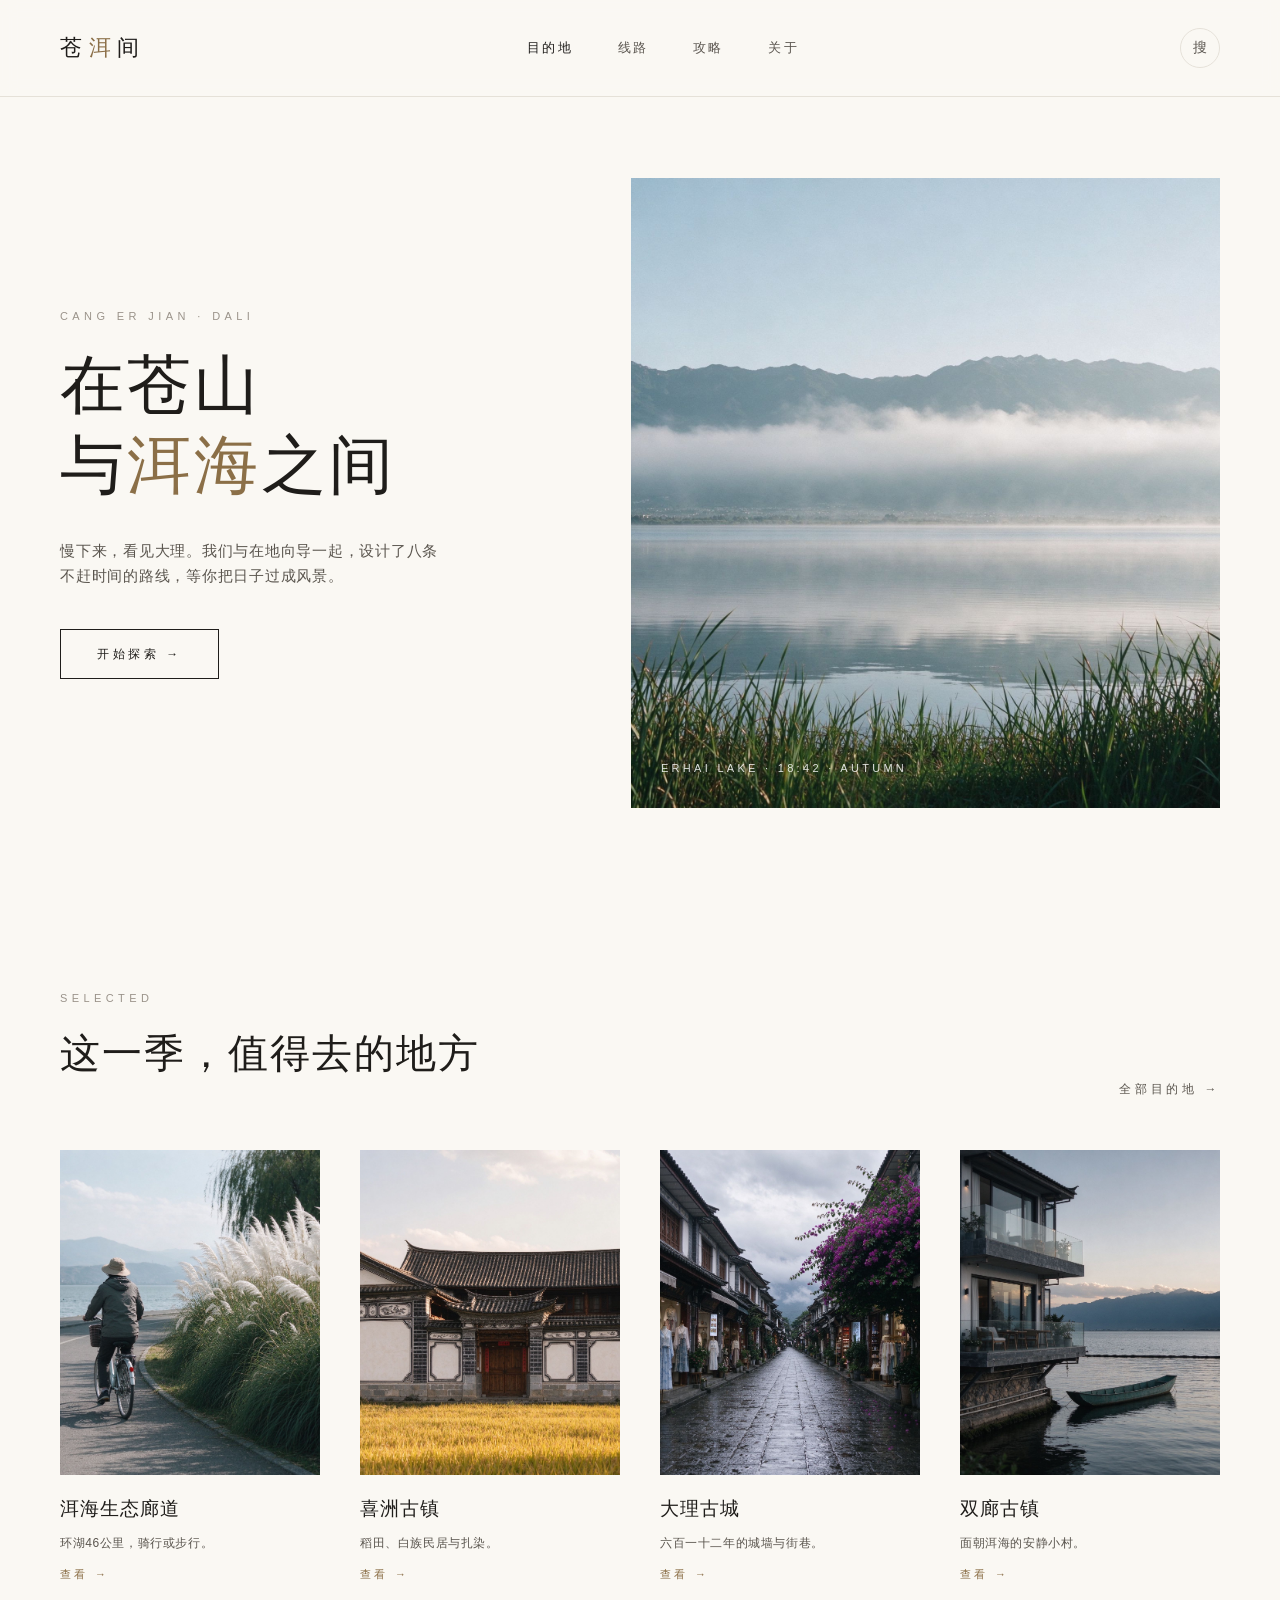
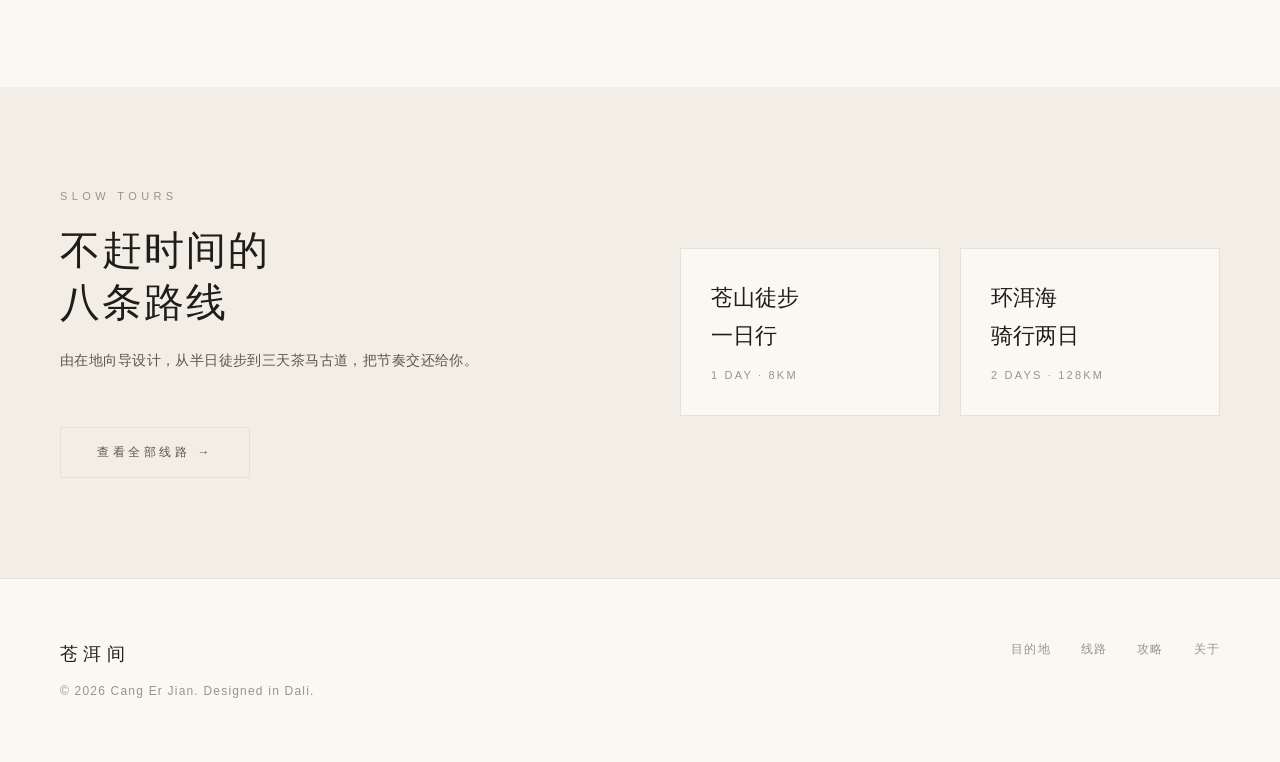
<file: index.html>
<!DOCTYPE html>
<html lang="zh-CN">
<head>
<meta charset="UTF-8">
<title>苍洱间 · 在苍山与洱海之间</title>
<link rel="stylesheet" href="style.css">
</head>
<body>
<nav class="nav"><div class="nav-inner">
  <a href="index.html" class="logo">苍<span>洱</span>间</a>
  <div class="nav-links">
    <a href="destinations.html" class="active">目的地</a>
    <a href="tours.html">线路</a>
    <a href="guides.html">攻略</a>
    <a href="about.html">关于</a>
  </div>
  <div class="nav-cta">搜</div>
</div></nav>

<header class="hero">
  <div class="hero-text">
    <div class="eyebrow">CANG ER JIAN · DALI</div>
    <h1>在苍山<br>与<em>洱海</em>之间</h1>
    <p>慢下来，看见大理。我们与在地向导一起，设计了八条不赶时间的路线，等你把日子过成风景。</p>
    <a href="destinations.html" class="btn">开始探索 →</a>
  </div>
  <div class="hero-img"><img src="images/hero.jpg" alt="苍山洱海晨雾"><div class="hero-meta">ERHAI LAKE · 18:42 · AUTUMN</div></div>
</header>

<section>
  <div class="container">
    <div style="display:flex;justify-content:space-between;align-items:end;margin-bottom:50px">
      <div>
        <div class="eyebrow">SELECTED</div>
        <h2 class="title">这一季，值得去的地方</h2>
      </div>
      <a href="destinations.html" style="font-size:12px;letter-spacing:.3em;color:var(--ink-soft)">全部目的地 →</a>
    </div>
    <div class="grid-4">
      <a href="destination-detail.html" class="card">
        <figure><img src="images/erhai.jpg" alt="洱海生态廊道"></figure>
        <h3>洱海生态廊道</h3>
        <p>环湖46公里，骑行或步行。</p>
        <span class="arrow">查看 →</span>
      </a>
      <a href="destination-detail.html" class="card">
        <figure><img src="images/xizhou.jpg" alt="喜洲古镇"></figure>
        <h3>喜洲古镇</h3>
        <p>稻田、白族民居与扎染。</p>
        <span class="arrow">查看 →</span>
      </a>
      <a href="destination-detail.html" class="card">
        <figure><img src="images/ancient-city.jpg" alt="大理古城"></figure>
        <h3>大理古城</h3>
        <p>六百一十二年的城墙与街巷。</p>
        <span class="arrow">查看 →</span>
      </a>
      <a href="destination-detail.html" class="card">
        <figure><img src="images/shuanglang.jpg" alt="双廊古镇"></figure>
        <h3>双廊古镇</h3>
        <p>面朝洱海的安静小村。</p>
        <span class="arrow">查看 →</span>
      </a>
    </div>
  </div>
</section>

<section style="background:#F2EEE5">
  <div class="container" style="display:grid;grid-template-columns:1fr 1fr;gap:80px;align-items:center">
    <div>
      <div class="eyebrow">SLOW TOURS</div>
      <h2 class="title">不赶时间的<br>八条路线</h2>
      <p class="lead">由在地向导设计，从半日徒步到三天茶马古道，把节奏交还给你。</p>
      <br><br>
      <a href="tours.html" class="btn btn-outline">查看全部线路 →</a>
    </div>
    <div style="display:grid;grid-template-columns:1fr 1fr;gap:20px">
      <a href="tour-detail.html" style="padding:30px;border:1px solid var(--line);background:var(--bg)">
        <div style="font-family:var(--serif);font-size:22px">苍山徒步<br>一日行</div>
        <div style="font-size:11px;color:var(--muted);margin-top:12px;letter-spacing:.2em">1 DAY · 8KM</div>
      </a>
      <a href="tour-detail.html" style="padding:30px;border:1px solid var(--line);background:var(--bg)">
        <div style="font-family:var(--serif);font-size:22px">环洱海<br>骑行两日</div>
        <div style="font-size:11px;color:var(--muted);margin-top:12px;letter-spacing:.2em">2 DAYS · 128KM</div>
      </a>
    </div>
  </div>
</section>

<footer>
  <div>
    <div class="f-logo">苍洱间</div>
    <div>© 2026 Cang Er Jian. Designed in Dali.</div>
  </div>
  <div class="f-links">
    <a href="destinations.html">目的地</a>
    <a href="tours.html">线路</a>
    <a href="guides.html">攻略</a>
    <a href="about.html">关于</a>
  </div>
</footer>
</body>
</html>
</file>
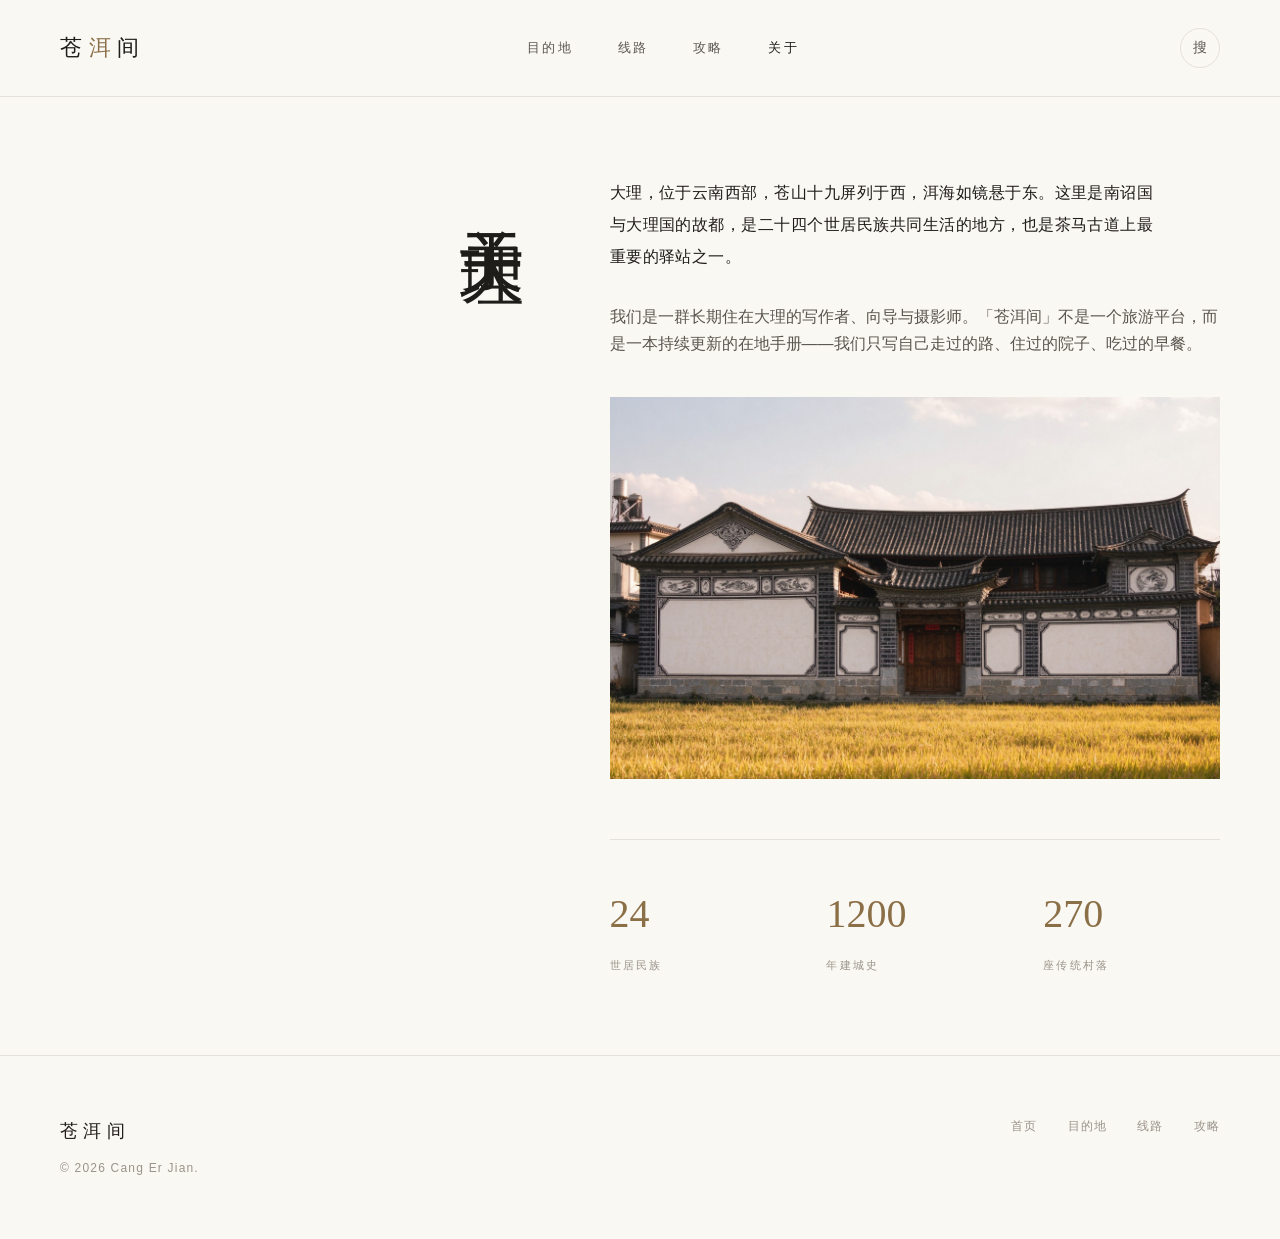
<file: about.html>
<!DOCTYPE html>
<html lang="zh-CN">
<head>
<meta charset="UTF-8">
<title>关于 · 苍洱间</title>
<link rel="stylesheet" href="style.css">
</head>
<body>
<nav class="nav"><div class="nav-inner">
  <a href="index.html" class="logo">苍<span>洱</span>间</a>
  <div class="nav-links">
    <a href="destinations.html">目的地</a>
    <a href="tours.html">线路</a>
    <a href="guides.html">攻略</a>
    <a href="about.html" class="active">关于</a>
  </div>
  <div class="nav-cta">搜</div>
</div></nav>

<div class="about-grid">
  <h1>关于大理</h1>
  <div>
    <p class="lead" style="font-size:16px;color:var(--ink);font-family:var(--serif);line-height:2">
      大理，位于云南西部，苍山十九屏列于西，洱海如镜悬于东。这里是南诏国与大理国的故都，是二十四个世居民族共同生活的地方，也是茶马古道上最重要的驿站之一。
    </p>
    <p style="margin-top:30px;color:var(--ink-soft)">
      我们是一群长期住在大理的写作者、向导与摄影师。「苍洱间」不是一个旅游平台，而是一本持续更新的在地手册——我们只写自己走过的路、住过的院子、吃过的早餐。
    </p>
    <div style="margin-top:40px;aspect-ratio:16/10;overflow:hidden"><img src="images/xizhou.jpg" alt="白族民居" style="width:100%;height:100%;object-fit:cover"></div>
    <div class="stats">
      <div class="stat"><div class="num">24</div><div class="lbl">世居民族</div></div>
      <div class="stat"><div class="num">1200</div><div class="lbl">年建城史</div></div>
      <div class="stat"><div class="num">270</div><div class="lbl">座传统村落</div></div>
    </div>
  </div>
</div>

<footer>
  <div><div class="f-logo">苍洱间</div><div>© 2026 Cang Er Jian.</div></div>
  <div class="f-links"><a href="index.html">首页</a><a href="destinations.html">目的地</a><a href="tours.html">线路</a><a href="guides.html">攻略</a></div>
</footer>
</body>
</html>
</file>
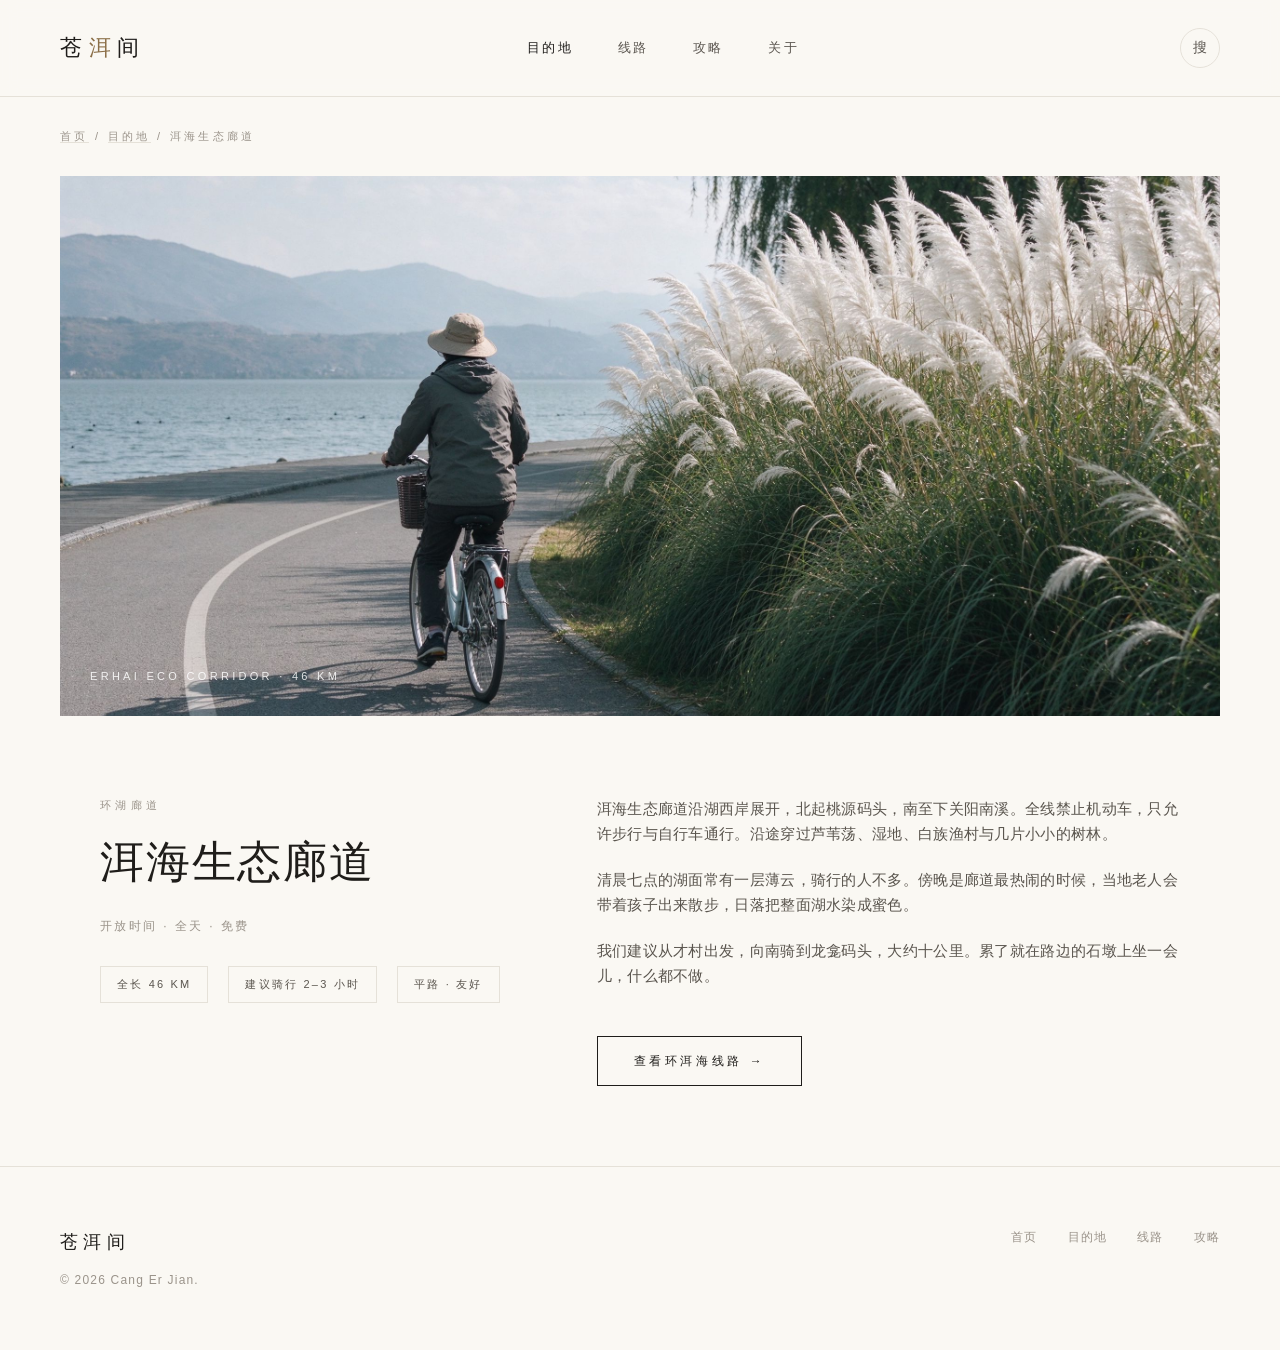
<file: destination-detail.html>
<!DOCTYPE html>
<html lang="zh-CN">
<head>
<meta charset="UTF-8">
<title>洱海生态廊道 · 苍洱间</title>
<link rel="stylesheet" href="style.css">
</head>
<body>
<nav class="nav"><div class="nav-inner">
  <a href="index.html" class="logo">苍<span>洱</span>间</a>
  <div class="nav-links">
    <a href="destinations.html" class="active">目的地</a>
    <a href="tours.html">线路</a>
    <a href="guides.html">攻略</a>
    <a href="about.html">关于</a>
  </div>
  <div class="nav-cta">搜</div>
</div></nav>

<div class="crumb"><a href="index.html">首页</a> / <a href="destinations.html">目的地</a> / 洱海生态廊道</div>

<div class="detail-hero"><img src="images/erhai.jpg" alt="洱海生态廊道"><div class="label">ERHAI ECO CORRIDOR · 46 KM</div></div>

<div class="detail-body">
  <div>
    <div class="eyebrow">环湖廊道</div>
    <h1>洱海生态廊道</h1>
    <div class="meta">开放时间 · 全天 · 免费</div>
    <div class="info-tags">
      <span>全长 46 KM</span>
      <span>建议骑行 2–3 小时</span>
      <span>平路 · 友好</span>
    </div>
  </div>
  <div>
    <p>洱海生态廊道沿湖西岸展开，北起桃源码头，南至下关阳南溪。全线禁止机动车，只允许步行与自行车通行。沿途穿过芦苇荡、湿地、白族渔村与几片小小的树林。</p>
    <p>清晨七点的湖面常有一层薄云，骑行的人不多。傍晚是廊道最热闹的时候，当地老人会带着孩子出来散步，日落把整面湖水染成蜜色。</p>
    <p>我们建议从才村出发，向南骑到龙龛码头，大约十公里。累了就在路边的石墩上坐一会儿，什么都不做。</p>
    <br>
    <a href="tours.html" class="btn">查看环洱海线路 →</a>
  </div>
</div>

<footer>
  <div><div class="f-logo">苍洱间</div><div>© 2026 Cang Er Jian.</div></div>
  <div class="f-links"><a href="index.html">首页</a><a href="destinations.html">目的地</a><a href="tours.html">线路</a><a href="guides.html">攻略</a></div>
</footer>
</body>
</html>
</file>
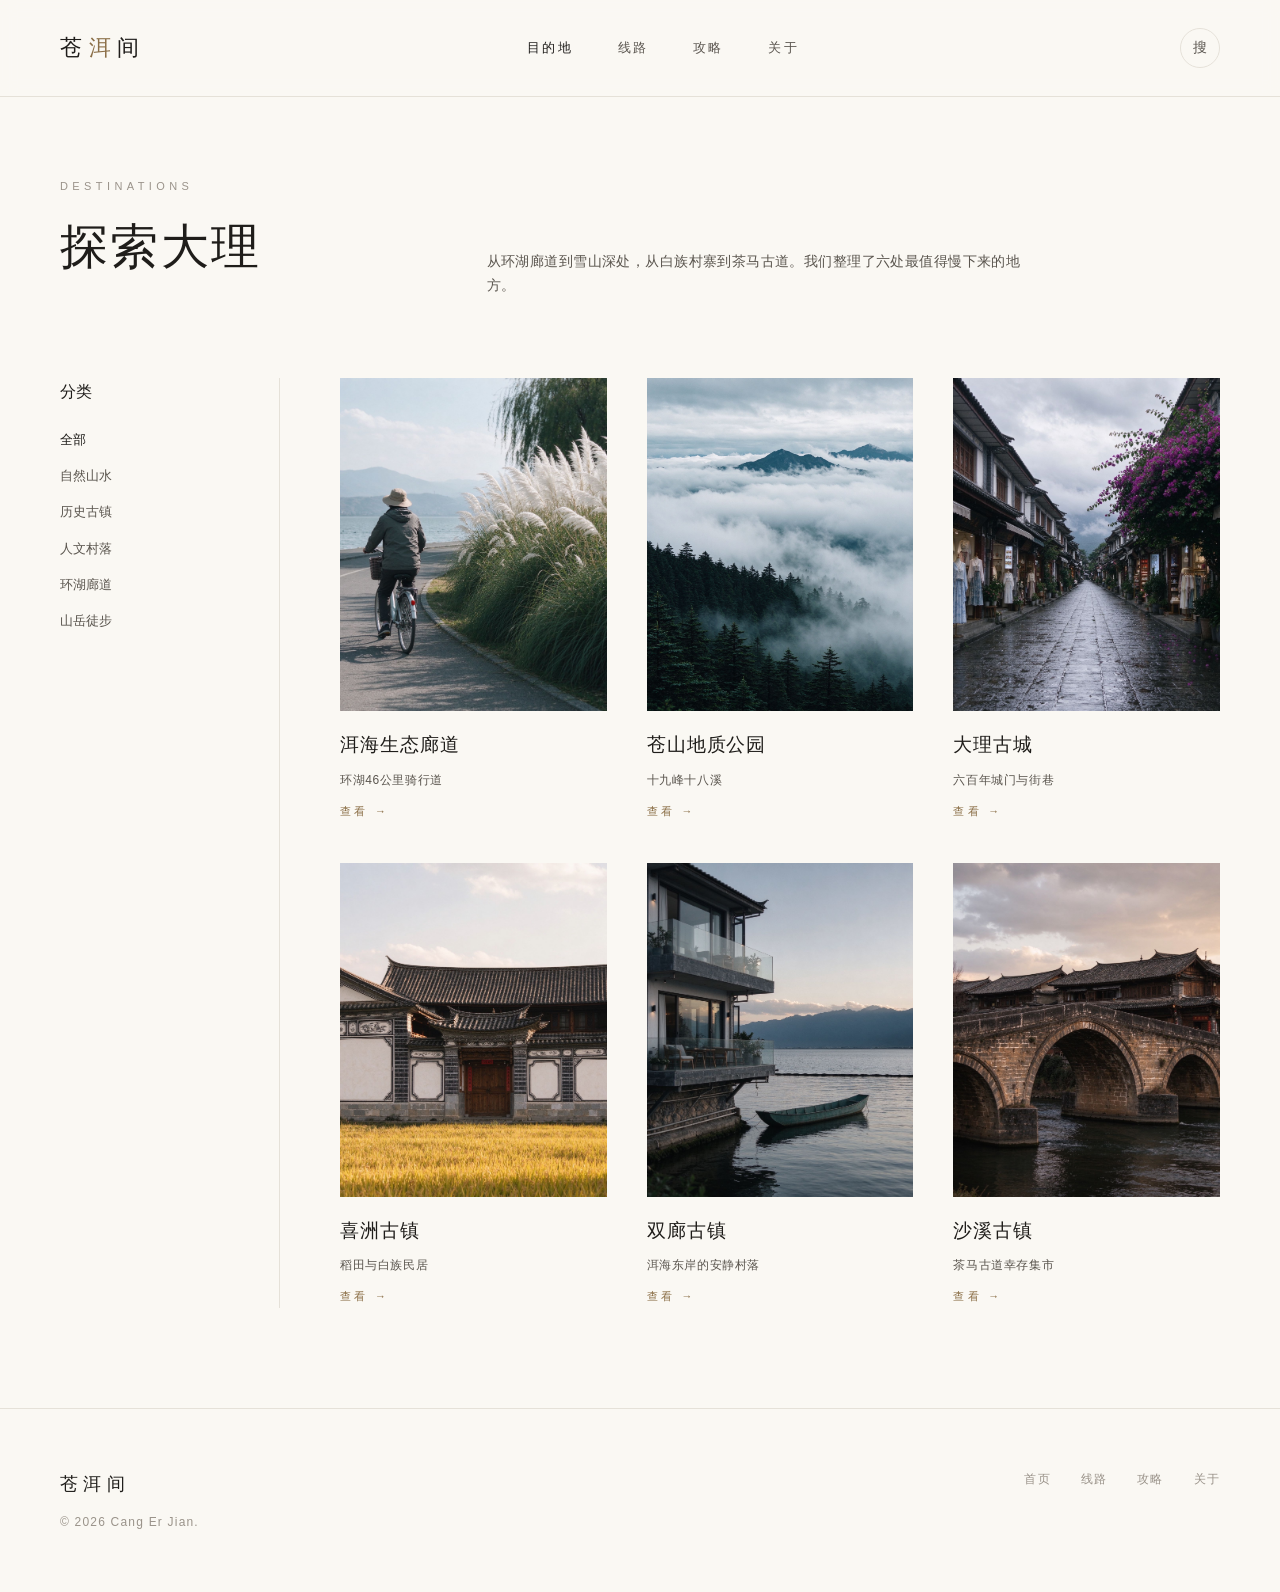
<file: destinations.html>
<!DOCTYPE html>
<html lang="zh-CN">
<head>
<meta charset="UTF-8">
<title>目的地 · 苍洱间</title>
<link rel="stylesheet" href="style.css">
</head>
<body>
<nav class="nav"><div class="nav-inner">
  <a href="index.html" class="logo">苍<span>洱</span>间</a>
  <div class="nav-links">
    <a href="destinations.html" class="active">目的地</a>
    <a href="tours.html">线路</a>
    <a href="guides.html">攻略</a>
    <a href="about.html">关于</a>
  </div>
  <div class="nav-cta">搜</div>
</div></nav>

<div class="page-head">
  <div>
    <div class="eyebrow">DESTINATIONS</div>
    <h2 class="title" style="font-size:48px">探索大理</h2>
  </div>
  <p class="lead">从环湖廊道到雪山深处，从白族村寨到茶马古道。我们整理了六处最值得慢下来的地方。</p>
</div>

<div style="display:grid;grid-template-columns:220px 1fr;gap:60px;padding:40px 60px 100px">
  <aside style="border-right:1px solid var(--line);padding-right:30px">
    <div style="font-family:var(--serif);font-size:16px;margin-bottom:24px">分类</div>
    <div style="display:flex;flex-direction:column;gap:14px;font-size:13px;color:var(--ink-soft)">
      <a href="#" style="color:var(--ink)">全部</a>
      <a href="#">自然山水</a>
      <a href="#">历史古镇</a>
      <a href="#">人文村落</a>
      <a href="#">环湖廊道</a>
      <a href="#">山岳徒步</a>
    </div>
  </aside>
  <div class="grid-3">
    <a href="destination-detail.html" class="card"><figure><img src="images/erhai.jpg" alt="洱海生态廊道"></figure><h3>洱海生态廊道</h3><p>环湖46公里骑行道</p><span class="arrow">查看 →</span></a>
    <a href="destination-detail.html" class="card"><figure><img src="images/cangshan.jpg" alt="苍山地质公园"></figure><h3>苍山地质公园</h3><p>十九峰十八溪</p><span class="arrow">查看 →</span></a>
    <a href="destination-detail.html" class="card"><figure><img src="images/ancient-city.jpg" alt="大理古城"></figure><h3>大理古城</h3><p>六百年城门与街巷</p><span class="arrow">查看 →</span></a>
    <a href="destination-detail.html" class="card"><figure><img src="images/xizhou.jpg" alt="喜洲古镇"></figure><h3>喜洲古镇</h3><p>稻田与白族民居</p><span class="arrow">查看 →</span></a>
    <a href="destination-detail.html" class="card"><figure><img src="images/shuanglang.jpg" alt="双廊古镇"></figure><h3>双廊古镇</h3><p>洱海东岸的安静村落</p><span class="arrow">查看 →</span></a>
    <a href="destination-detail.html" class="card"><figure><img src="images/shaxi.jpg" alt="沙溪古镇"></figure><h3>沙溪古镇</h3><p>茶马古道幸存集市</p><span class="arrow">查看 →</span></a>
  </div>
</div>

<footer>
  <div><div class="f-logo">苍洱间</div><div>© 2026 Cang Er Jian.</div></div>
  <div class="f-links"><a href="index.html">首页</a><a href="tours.html">线路</a><a href="guides.html">攻略</a><a href="about.html">关于</a></div>
</footer>
</body>
</html>
</file>
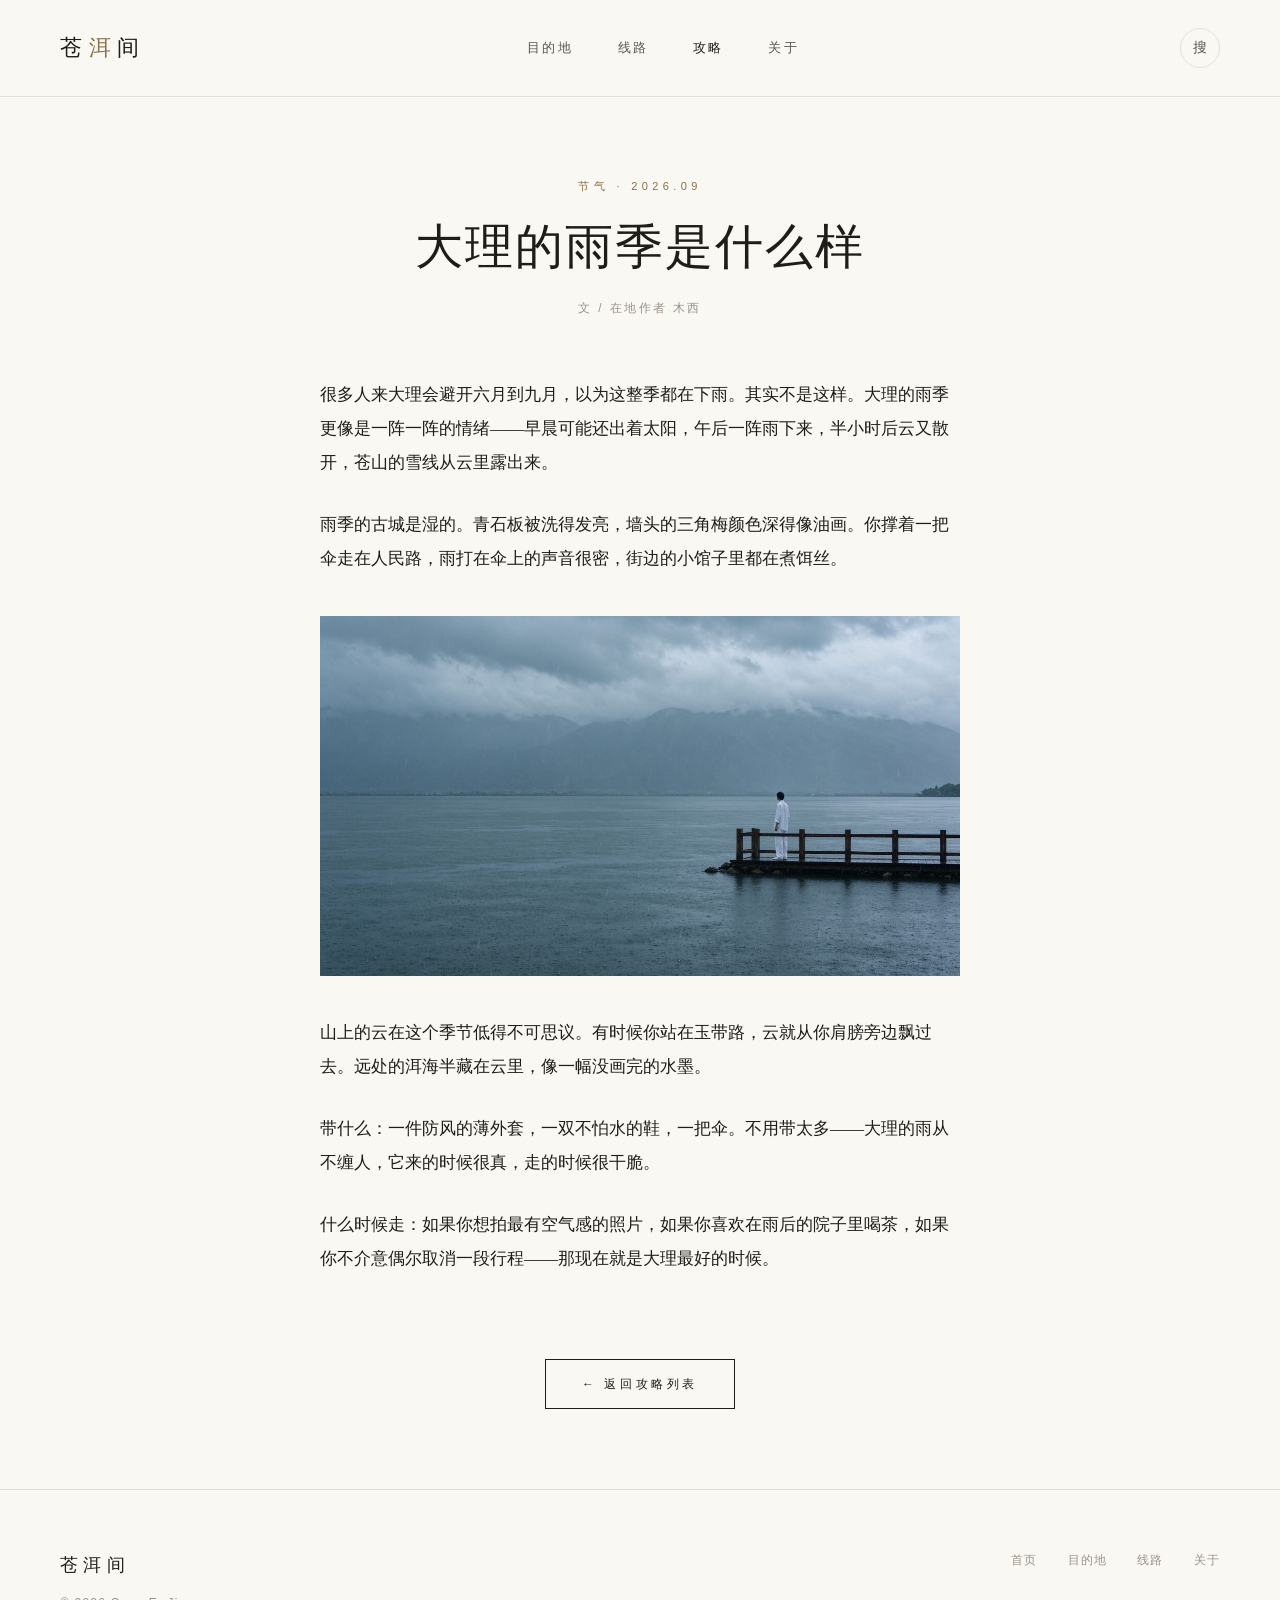
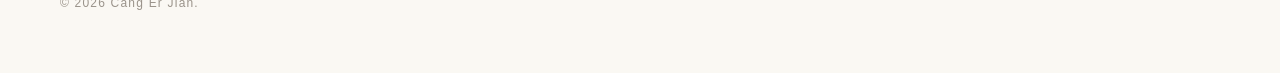
<file: guide-detail.html>
<!DOCTYPE html>
<html lang="zh-CN">
<head>
<meta charset="UTF-8">
<title>大理的雨季是什么样 · 苍洱间</title>
<link rel="stylesheet" href="style.css">
</head>
<body>
<nav class="nav"><div class="nav-inner">
  <a href="index.html" class="logo">苍<span>洱</span>间</a>
  <div class="nav-links">
    <a href="destinations.html">目的地</a>
    <a href="tours.html">线路</a>
    <a href="guides.html" class="active">攻略</a>
    <a href="about.html">关于</a>
  </div>
  <div class="nav-cta">搜</div>
</div></nav>

<div class="article">
  <div class="article-head">
    <div class="cat">节气 · 2026.09</div>
    <h1>大理的雨季是什么样</h1>
    <div class="by">文 / 在地作者 木西</div>
  </div>

  <p>很多人来大理会避开六月到九月，以为这整季都在下雨。其实不是这样。大理的雨季更像是一阵一阵的情绪——早晨可能还出着太阳，午后一阵雨下来，半小时后云又散开，苍山的雪线从云里露出来。</p>

  <p>雨季的古城是湿的。青石板被洗得发亮，墙头的三角梅颜色深得像油画。你撑着一把伞走在人民路，雨打在伞上的声音很密，街边的小馆子里都在煮饵丝。</p>

  <figure><img src="images/rainy.jpg" alt="雨天洱海"></figure>

  <p>山上的云在这个季节低得不可思议。有时候你站在玉带路，云就从你肩膀旁边飘过去。远处的洱海半藏在云里，像一幅没画完的水墨。</p>

  <p>带什么：一件防风的薄外套，一双不怕水的鞋，一把伞。不用带太多——大理的雨从不缠人，它来的时候很真，走的时候很干脆。</p>

  <p>什么时候走：如果你想拍最有空气感的照片，如果你喜欢在雨后的院子里喝茶，如果你不介意偶尔取消一段行程——那现在就是大理最好的时候。</p>

  <br><br>
  <div style="text-align:center">
    <a href="guides.html" class="btn">← 返回攻略列表</a>
  </div>
</div>

<footer>
  <div><div class="f-logo">苍洱间</div><div>© 2026 Cang Er Jian.</div></div>
  <div class="f-links"><a href="index.html">首页</a><a href="destinations.html">目的地</a><a href="tours.html">线路</a><a href="about.html">关于</a></div>
</footer>
</body>
</html>
</file>
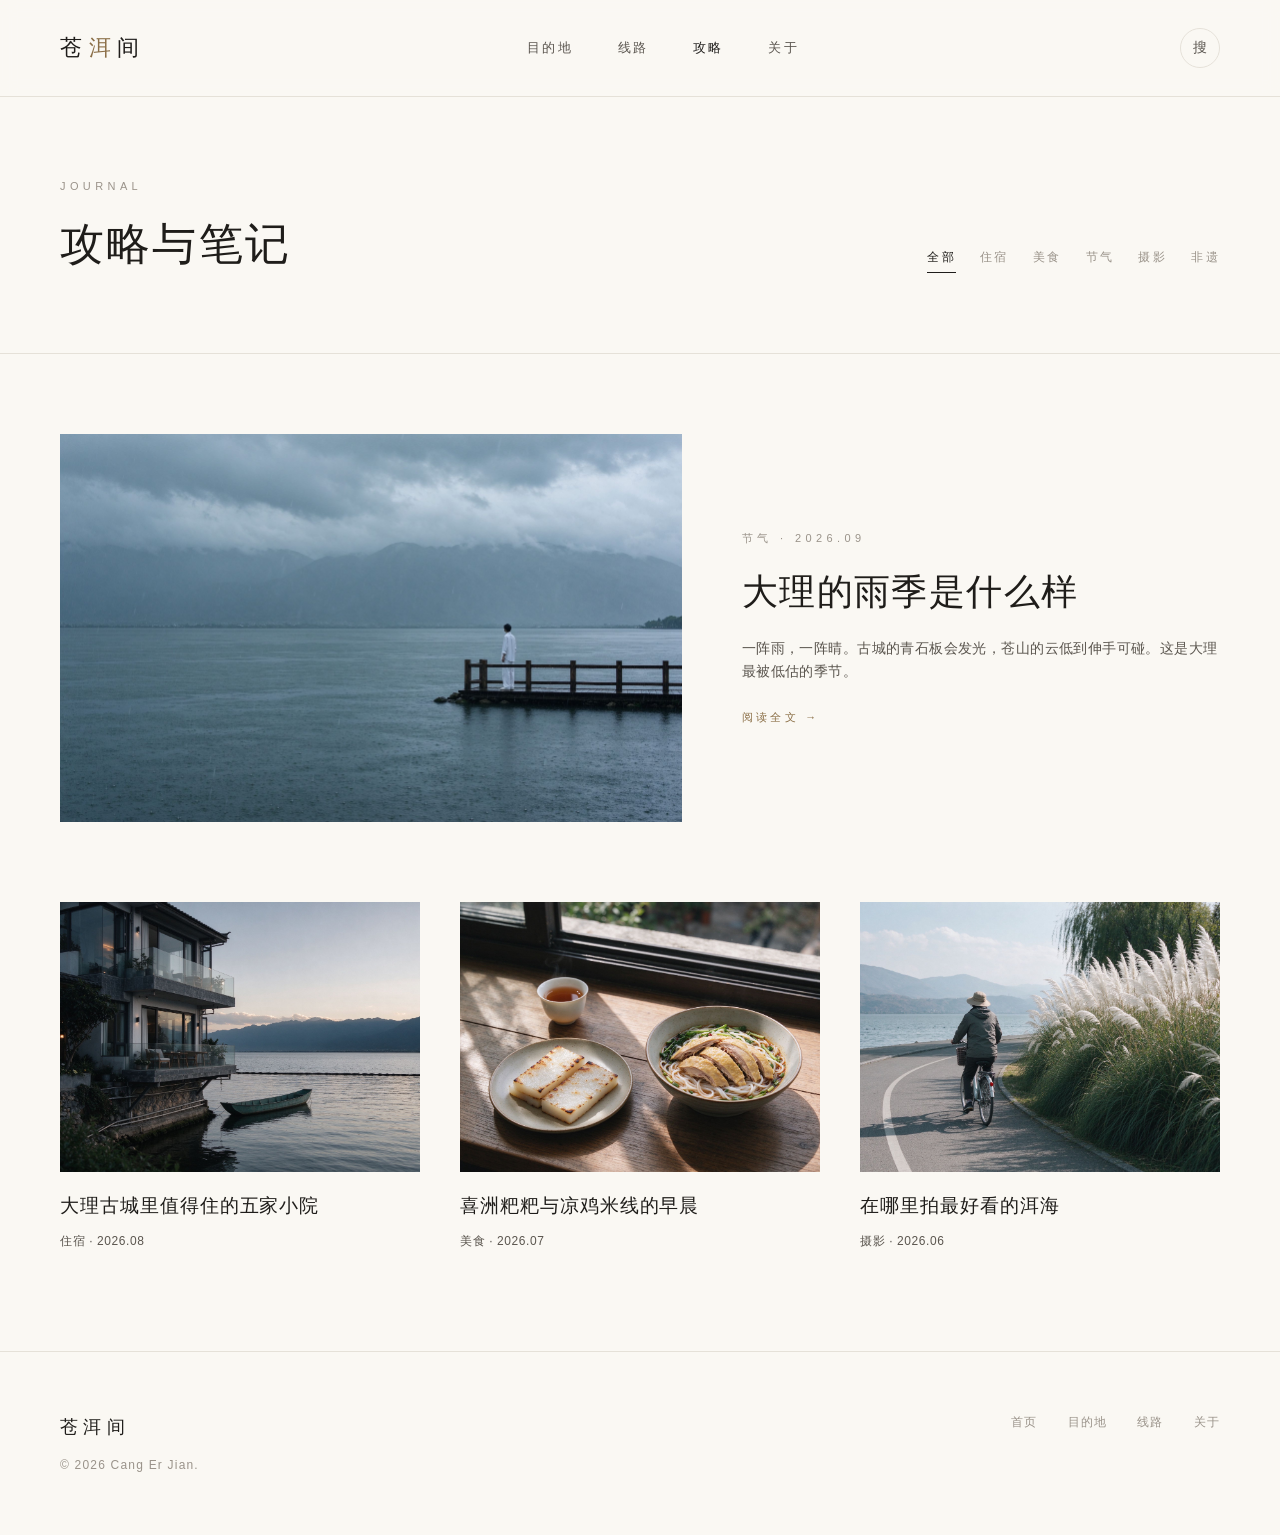
<file: guides.html>
<!DOCTYPE html>
<html lang="zh-CN">
<head>
<meta charset="UTF-8">
<title>攻略 · 苍洱间</title>
<link rel="stylesheet" href="style.css">
</head>
<body>
<nav class="nav"><div class="nav-inner">
  <a href="index.html" class="logo">苍<span>洱</span>间</a>
  <div class="nav-links">
    <a href="destinations.html">目的地</a>
    <a href="tours.html">线路</a>
    <a href="guides.html" class="active">攻略</a>
    <a href="about.html">关于</a>
  </div>
  <div class="nav-cta">搜</div>
</div></nav>

<div class="guide-head">
  <div>
    <div class="eyebrow">JOURNAL</div>
    <h2 class="title" style="font-size:44px;margin:0">攻略与笔记</h2>
  </div>
  <div class="tag-row">
    <a href="#" class="active">全部</a>
    <a href="#">住宿</a>
    <a href="#">美食</a>
    <a href="#">节气</a>
    <a href="#">摄影</a>
    <a href="#">非遗</a>
  </div>
</div>

<a href="guide-detail.html" class="featured" style="display:grid">
  <div class="big"><img src="images/rainy.jpg" alt="大理的雨季"></div>
  <div>
    <div class="eyebrow">节气 · 2026.09</div>
    <h2>大理的雨季是什么样</h2>
    <p class="lead">一阵雨，一阵晴。古城的青石板会发光，苍山的云低到伸手可碰。这是大理最被低估的季节。</p>
    <div style="margin-top:24px;font-size:11px;letter-spacing:.3em;color:var(--accent)">阅读全文 →</div>
  </div>
</a>

<section style="padding-top:0">
  <div class="container">
    <div class="grid-3">
      <a href="guide-detail.html" class="card">
        <figure style="aspect-ratio:4/3"><img src="images/shuanglang.jpg" alt="小院住宿"></figure>
        <h3>大理古城里值得住的五家小院</h3>
        <p>住宿 · 2026.08</p>
      </a>
      <a href="guide-detail.html" class="card">
        <figure style="aspect-ratio:4/3"><img src="images/food.jpg" alt="大理美食"></figure>
        <h3>喜洲粑粑与凉鸡米线的早晨</h3>
        <p>美食 · 2026.07</p>
      </a>
      <a href="guide-detail.html" class="card">
        <figure style="aspect-ratio:4/3"><img src="images/erhai.jpg" alt="洱海摄影"></figure>
        <h3>在哪里拍最好看的洱海</h3>
        <p>摄影 · 2026.06</p>
      </a>
    </div>
  </div>
</section>

<footer>
  <div><div class="f-logo">苍洱间</div><div>© 2026 Cang Er Jian.</div></div>
  <div class="f-links"><a href="index.html">首页</a><a href="destinations.html">目的地</a><a href="tours.html">线路</a><a href="about.html">关于</a></div>
</footer>
</body>
</html>
</file>
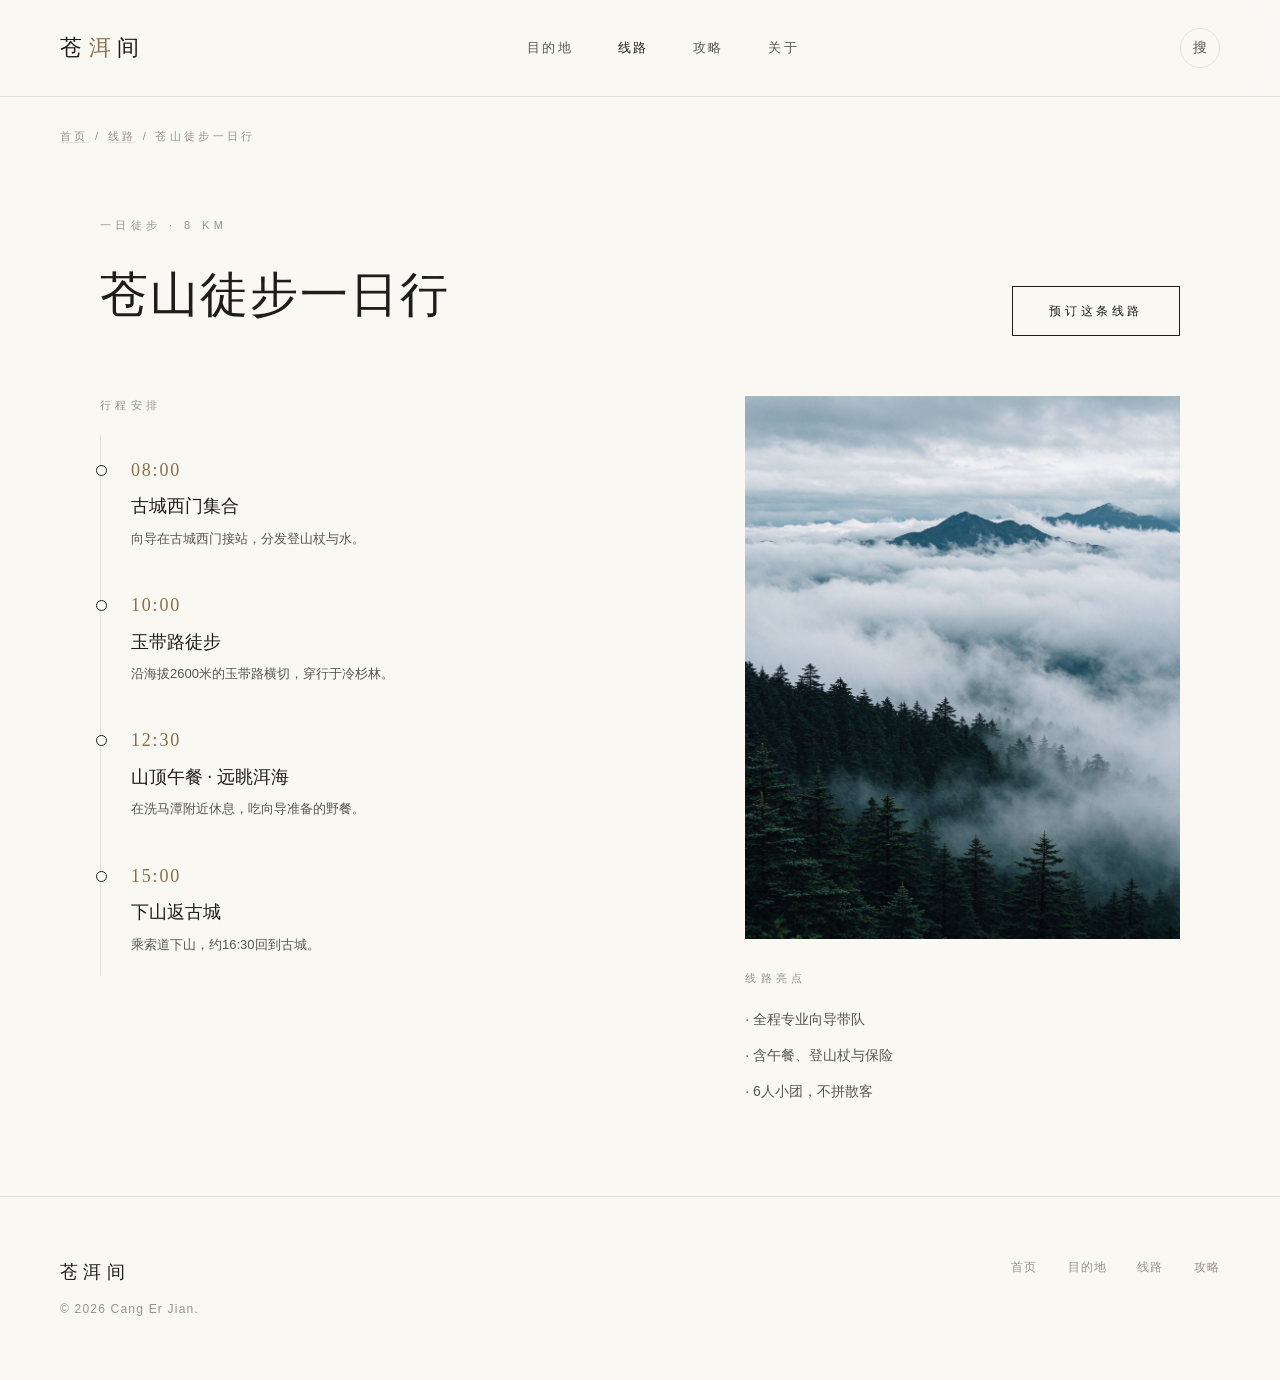
<file: tour-detail.html>
<!DOCTYPE html>
<html lang="zh-CN">
<head>
<meta charset="UTF-8">
<title>苍山徒步一日行 · 苍洱间</title>
<link rel="stylesheet" href="style.css">
</head>
<body>
<nav class="nav"><div class="nav-inner">
  <a href="index.html" class="logo">苍<span>洱</span>间</a>
  <div class="nav-links">
    <a href="destinations.html">目的地</a>
    <a href="tours.html" class="active">线路</a>
    <a href="guides.html">攻略</a>
    <a href="about.html">关于</a>
  </div>
  <div class="nav-cta">搜</div>
</div></nav>

<div class="crumb"><a href="index.html">首页</a> / <a href="tours.html">线路</a> / 苍山徒步一日行</div>

<div style="max-width:1200px;margin:0 auto;padding:40px 60px 80px">
  <div style="display:flex;justify-content:space-between;align-items:end;margin-bottom:60px">
    <div>
      <div class="eyebrow">一日徒步 · 8 KM</div>
      <h1 style="font-family:var(--serif);font-size:48px;font-weight:400;letter-spacing:.04em">苍山徒步一日行</h1>
    </div>
    <a href="#" class="btn">预订这条线路</a>
  </div>

  <div style="display:grid;grid-template-columns:1.3fr 1fr;gap:80px">
    <div>
      <div class="eyebrow">行程安排</div>
      <div class="timeline">
        <div class="tl-item">
          <div class="time">08:00</div>
          <h4>古城西门集合</h4>
          <p>向导在古城西门接站，分发登山杖与水。</p>
        </div>
        <div class="tl-item">
          <div class="time">10:00</div>
          <h4>玉带路徒步</h4>
          <p>沿海拔2600米的玉带路横切，穿行于冷杉林。</p>
        </div>
        <div class="tl-item">
          <div class="time">12:30</div>
          <h4>山顶午餐 · 远眺洱海</h4>
          <p>在洗马潭附近休息，吃向导准备的野餐。</p>
        </div>
        <div class="tl-item">
          <div class="time">15:00</div>
          <h4>下山返古城</h4>
          <p>乘索道下山，约16:30回到古城。</p>
        </div>
      </div>
    </div>
    <div>
      <div style="aspect-ratio:4/5;overflow:hidden;margin-bottom:30px"><img src="images/cangshan.jpg" alt="苍山云海" style="width:100%;height:100%;object-fit:cover"></div>
      <div class="eyebrow">线路亮点</div>
      <p style="font-size:14px;color:var(--ink-soft);margin-bottom:12px">· 全程专业向导带队</p>
      <p style="font-size:14px;color:var(--ink-soft);margin-bottom:12px">· 含午餐、登山杖与保险</p>
      <p style="font-size:14px;color:var(--ink-soft);margin-bottom:12px">· 6人小团，不拼散客</p>
    </div>
  </div>
</div>

<footer>
  <div><div class="f-logo">苍洱间</div><div>© 2026 Cang Er Jian.</div></div>
  <div class="f-links"><a href="index.html">首页</a><a href="destinations.html">目的地</a><a href="tours.html">线路</a><a href="guides.html">攻略</a></div>
</footer>
</body>
</html>
</file>
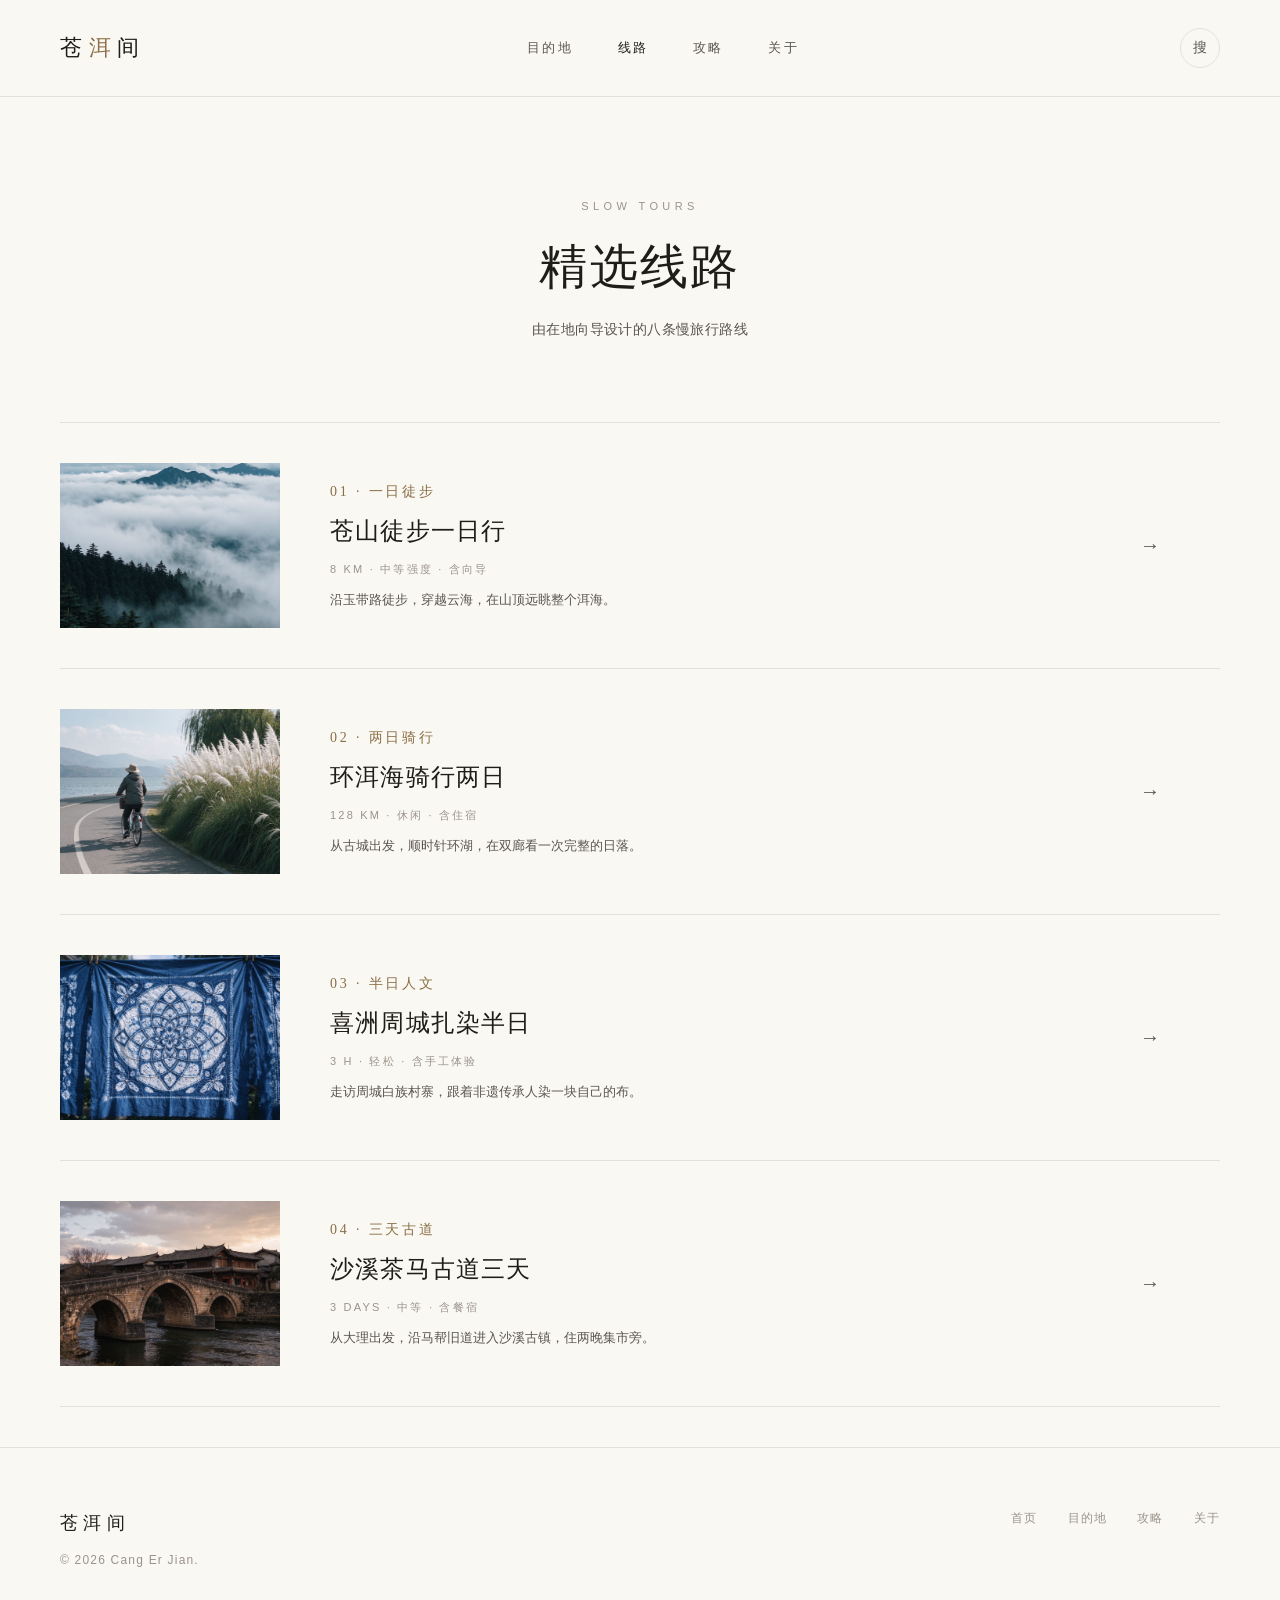
<file: tours.html>
<!DOCTYPE html>
<html lang="zh-CN">
<head>
<meta charset="UTF-8">
<title>线路 · 苍洱间</title>
<link rel="stylesheet" href="style.css">
</head>
<body>
<nav class="nav"><div class="nav-inner">
  <a href="index.html" class="logo">苍<span>洱</span>间</a>
  <div class="nav-links">
    <a href="destinations.html">目的地</a>
    <a href="tours.html" class="active">线路</a>
    <a href="guides.html">攻略</a>
    <a href="about.html">关于</a>
  </div>
  <div class="nav-cta">搜</div>
</div></nav>

<div style="text-align:center;padding:100px 60px 40px">
  <div class="eyebrow">SLOW TOURS</div>
  <h2 class="title" style="font-size:48px">精选线路</h2>
  <p class="lead" style="margin:0 auto">由在地向导设计的八条慢旅行路线</p>
</div>

<div class="tour-list">
  <a href="tour-detail.html" class="tour-item">
    <div class="thumb"><img src="images/cangshan.jpg" alt="苍山徒步"></div>
    <div>
      <div class="num">01 · 一日徒步</div>
      <h3>苍山徒步一日行</h3>
      <div class="tags">8 KM · 中等强度 · 含向导</div>
      <p>沿玉带路徒步，穿越云海，在山顶远眺整个洱海。</p>
    </div>
    <div class="go">→</div>
  </a>
  <a href="tour-detail.html" class="tour-item">
    <div class="thumb"><img src="images/erhai.jpg" alt="环洱海骑行"></div>
    <div>
      <div class="num">02 · 两日骑行</div>
      <h3>环洱海骑行两日</h3>
      <div class="tags">128 KM · 休闲 · 含住宿</div>
      <p>从古城出发，顺时针环湖，在双廊看一次完整的日落。</p>
    </div>
    <div class="go">→</div>
  </a>
  <a href="tour-detail.html" class="tour-item">
    <div class="thumb"><img src="images/tie-dye.jpg" alt="周城扎染"></div>
    <div>
      <div class="num">03 · 半日人文</div>
      <h3>喜洲周城扎染半日</h3>
      <div class="tags">3 H · 轻松 · 含手工体验</div>
      <p>走访周城白族村寨，跟着非遗传承人染一块自己的布。</p>
    </div>
    <div class="go">→</div>
  </a>
  <a href="tour-detail.html" class="tour-item">
    <div class="thumb"><img src="images/shaxi.jpg" alt="沙溪古镇"></div>
    <div>
      <div class="num">04 · 三天古道</div>
      <h3>沙溪茶马古道三天</h3>
      <div class="tags">3 DAYS · 中等 · 含餐宿</div>
      <p>从大理出发，沿马帮旧道进入沙溪古镇，住两晚集市旁。</p>
    </div>
    <div class="go">→</div>
  </a>
</div>

<footer>
  <div><div class="f-logo">苍洱间</div><div>© 2026 Cang Er Jian.</div></div>
  <div class="f-links"><a href="index.html">首页</a><a href="destinations.html">目的地</a><a href="guides.html">攻略</a><a href="about.html">关于</a></div>
</footer>
</body>
</html>
</file>
<file: style.css>
/* 苍洱间 · 大理文旅官网 · 极简留白样式 */
:root{
  --bg:#FAF8F3;
  --ink:#1F1D1A;
  --ink-soft:#5A554E;
  --line:#E5E1D8;
  --accent:#8B6F47;
  --muted:#9A938A;
  --serif:"Noto Serif SC","Songti SC","Source Han Serif SC",serif;
  --sans:"Inter","Helvetica Neue","PingFang SC","Microsoft YaHei",sans-serif;
}
*{margin:0;padding:0;box-sizing:border-box}
html,body{background:var(--bg);color:var(--ink);font-family:var(--sans);font-weight:300;line-height:1.7;-webkit-font-smoothing:antialiased}
a{color:inherit;text-decoration:none}
img{display:block;max-width:100%}

/* 导航 */
.nav{position:sticky;top:0;z-index:10;background:rgba(250,248,243,.92);backdrop-filter:blur(8px);border-bottom:1px solid var(--line)}
.nav-inner{max-width:1440px;margin:0 auto;padding:28px 60px;display:flex;align-items:center;justify-content:space-between}
.logo{font-family:var(--serif);font-size:22px;letter-spacing:.3em;font-weight:500}
.logo span{color:var(--accent)}
.nav-links{display:flex;gap:44px;font-size:13px;letter-spacing:.2em}
.nav-links a{color:var(--ink-soft);transition:color .2s}
.nav-links a:hover,.nav-links a.active{color:var(--ink)}
.nav-cta{width:40px;height:40px;border:1px solid var(--line);border-radius:50%;display:flex;align-items:center;justify-content:center;font-size:14px;color:var(--ink-soft)}

/* 通用容器 */
.container{max-width:1440px;margin:0 auto;padding:0 60px}
section{padding:100px 0}

/* Hero */
.hero{position:relative;min-height:88vh;display:grid;grid-template-columns:1fr 1.2fr;align-items:center;gap:80px;padding:60px}
.hero-text h1{font-family:var(--serif);font-size:64px;font-weight:400;line-height:1.25;letter-spacing:.05em;margin-bottom:32px}
.hero-text h1 em{font-style:normal;color:var(--accent)}
.hero-text p{font-size:15px;color:var(--ink-soft);max-width:380px;margin-bottom:40px;letter-spacing:.05em}
.btn{display:inline-block;padding:14px 36px;border:1px solid var(--ink);font-size:12px;letter-spacing:.3em;transition:all .25s;background:transparent;cursor:pointer}
.btn:hover{background:var(--ink);color:var(--bg)}
.btn-outline{border-color:var(--line);color:var(--ink-soft)}
.hero-img{position:relative;height:70vh;overflow:hidden;background:#8a9a98}
.hero-img img{width:100%;height:100%;object-fit:cover;display:block}
.hero-meta{position:absolute;bottom:30px;left:30px;color:#fff;font-size:11px;letter-spacing:.3em;z-index:2;opacity:.85}

/* 小标题 eyebrow */
.eyebrow{font-size:11px;letter-spacing:.4em;color:var(--muted);text-transform:uppercase;margin-bottom:20px}
h2.title{font-family:var(--serif);font-size:40px;font-weight:400;letter-spacing:.05em;line-height:1.3;margin-bottom:20px}
.lead{font-size:14px;color:var(--ink-soft);max-width:560px;letter-spacing:.03em}

/* 卡片网格 */
.grid-4{display:grid;grid-template-columns:repeat(4,1fr);gap:40px}
.grid-3{display:grid;grid-template-columns:repeat(3,1fr);gap:40px}
.grid-2{display:grid;grid-template-columns:1fr 1fr;gap:60px}
.card figure{aspect-ratio:4/5;overflow:hidden;margin-bottom:18px;background:#ddd}
.card figure img{width:100%;height:100%;object-fit:cover;display:block;transition:transform .8s ease}
.card:hover figure img{transform:scale(1.04)}
.card h3{font-family:var(--serif);font-size:19px;font-weight:400;margin-bottom:8px;letter-spacing:.05em}
.card p{font-size:12px;color:var(--ink-soft);letter-spacing:.05em}
.card .arrow{display:inline-block;margin-top:12px;font-size:11px;letter-spacing:.3em;color:var(--accent)}

/* 分隔 */
hr.soft{border:none;border-top:1px solid var(--line);margin:0}

/* 页脚 */
footer{border-top:1px solid var(--line);padding:60px;display:flex;justify-content:space-between;align-items:flex-start;font-size:12px;color:var(--muted);letter-spacing:.1em}
footer .f-logo{font-family:var(--serif);font-size:18px;color:var(--ink);margin-bottom:12px;letter-spacing:.3em}
footer .f-links{display:flex;gap:30px}

/* 二级页：列表 */
.page-head{padding:80px 60px 40px;display:grid;grid-template-columns:1fr 2fr;gap:60px;align-items:end}
.tour-list{padding:40px 60px}
.tour-item{display:grid;grid-template-columns:220px 1fr 80px;gap:50px;padding:40px 0;border-top:1px solid var(--line);align-items:center}
.tour-item:last-child{border-bottom:1px solid var(--line)}
.tour-item .thumb{aspect-ratio:4/3;overflow:hidden;background:#ccc}
.tour-item .thumb img{width:100%;height:100%;object-fit:cover;display:block}
.tour-item .num{font-family:var(--serif);font-size:14px;color:var(--accent);letter-spacing:.2em}
.tour-item h3{font-family:var(--serif);font-size:24px;font-weight:400;margin:8px 0;letter-spacing:.05em}
.tour-item .tags{font-size:11px;color:var(--muted);letter-spacing:.2em;margin-bottom:10px}
.tour-item p{font-size:13px;color:var(--ink-soft);max-width:520px}
.tour-item .go{font-size:20px;color:var(--ink-soft)}

/* 攻略列表 */
.guide-head{padding:80px 60px;display:flex;justify-content:space-between;align-items:end;border-bottom:1px solid var(--line)}
.tag-row{display:flex;gap:24px;font-size:12px;letter-spacing:.2em;color:var(--muted)}
.tag-row a.active{color:var(--ink);border-bottom:1px solid var(--ink);padding-bottom:4px}
.featured{display:grid;grid-template-columns:1.3fr 1fr;gap:60px;padding:80px 60px;align-items:center}
.featured .big{aspect-ratio:16/10;overflow:hidden;background:#8a9a98}
.featured .big img{width:100%;height:100%;object-fit:cover;display:block}
.featured h2{font-family:var(--serif);font-size:36px;font-weight:400;line-height:1.35;margin:16px 0 20px;letter-spacing:.04em}

/* 三级详情 */
.crumb{padding:30px 60px;font-size:11px;letter-spacing:.3em;color:var(--muted)}
.crumb a{border-bottom:1px solid var(--line)}
.detail-hero{height:60vh;margin:0 60px;position:relative;overflow:hidden;background:#8a9a98}
.detail-hero img{width:100%;height:100%;object-fit:cover;display:block}
.detail-hero .label{position:absolute;bottom:30px;left:30px;color:#fff;font-size:11px;letter-spacing:.3em;opacity:.85}
.detail-body{max-width:1200px;margin:0 auto;padding:80px 60px;display:grid;grid-template-columns:1fr 1.4fr;gap:80px}
.detail-body h1{font-family:var(--serif);font-size:44px;font-weight:400;line-height:1.3;margin-bottom:24px;letter-spacing:.04em}
.detail-body .meta{font-size:12px;color:var(--muted);letter-spacing:.2em;margin-bottom:30px}
.detail-body p{font-size:15px;color:var(--ink-soft);margin-bottom:20px;letter-spacing:.02em}
.info-tags{display:flex;gap:20px;margin-top:30px;flex-wrap:wrap}
.info-tags span{font-size:11px;letter-spacing:.2em;border:1px solid var(--line);padding:8px 16px;color:var(--ink-soft)}

/* 时间轴 */
.timeline{border-left:1px solid var(--line);padding-left:30px;margin-top:20px}
.tl-item{padding:20px 0;position:relative}
.tl-item::before{content:"";position:absolute;left:-35px;top:30px;width:9px;height:9px;border-radius:50%;background:var(--bg);border:1px solid var(--ink)}
.tl-item .time{font-family:var(--serif);font-size:18px;letter-spacing:.1em;color:var(--accent)}
.tl-item h4{font-family:var(--serif);font-size:18px;font-weight:400;margin:6px 0}
.tl-item p{font-size:13px;color:var(--ink-soft)}

/* 文章页 */
.article{max-width:760px;margin:0 auto;padding:80px 60px}
.article-head{text-align:center;margin-bottom:60px}
.article-head .cat{font-size:11px;letter-spacing:.4em;color:var(--accent)}
.article-head h1{font-family:var(--serif);font-size:48px;font-weight:400;line-height:1.3;margin:20px 0;letter-spacing:.04em}
.article-head .by{font-size:12px;color:var(--muted);letter-spacing:.2em}
.article p{font-family:var(--serif);font-size:17px;line-height:2;margin-bottom:28px;color:var(--ink)}
.article figure{aspect-ratio:16/9;margin:40px 0;overflow:hidden;background:#8a9a98}
.article figure img{width:100%;height:100%;object-fit:cover;display:block}

/* 关于页 */
.about-grid{display:grid;grid-template-columns:1fr 1.3fr;gap:80px;padding:80px 60px;align-items:start}
.about-grid h1{font-family:var(--serif);font-size:64px;font-weight:400;line-height:1.2;letter-spacing:.1em;writing-mode:vertical-rl}
.stats{display:grid;grid-template-columns:repeat(3,1fr);gap:40px;margin-top:60px;padding-top:40px;border-top:1px solid var(--line)}
.stat .num{font-family:var(--serif);font-size:40px;font-weight:400;color:var(--accent)}
.stat .lbl{font-size:11px;color:var(--muted);letter-spacing:.2em;margin-top:8px}

/* 响应式 */
@media(max-width:900px){
  .nav-inner{padding:20px}
  .nav-links{display:none}
  .hero{grid-template-columns:1fr;padding:40px}
  .hero-text h1{font-size:36px}
  .grid-4,.grid-3{grid-template-columns:1fr 1fr}
  .featured,.about-grid,.detail-body,.page-head{grid-template-columns:1fr;padding:40px}
  .detail-hero{margin:0 20px;height:40vh}
  .container{padding:0 20px}
}
</file>
